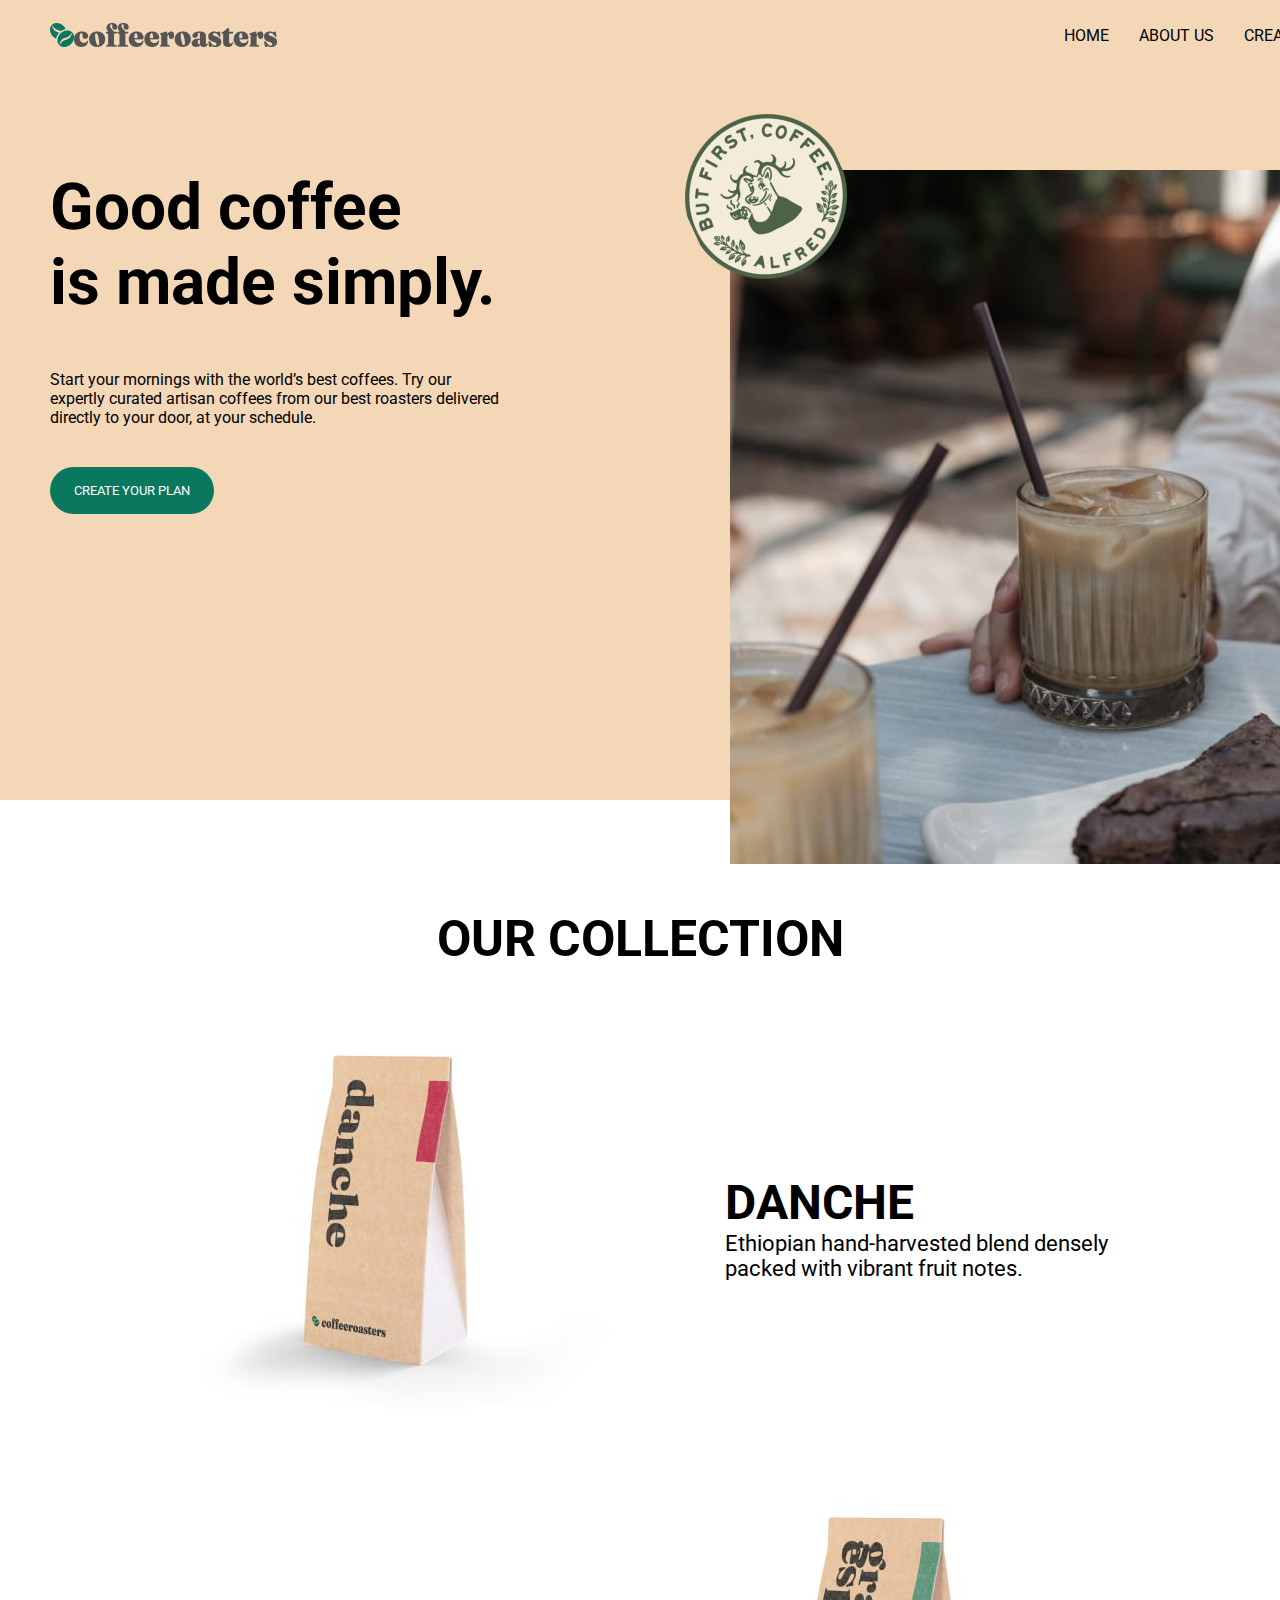
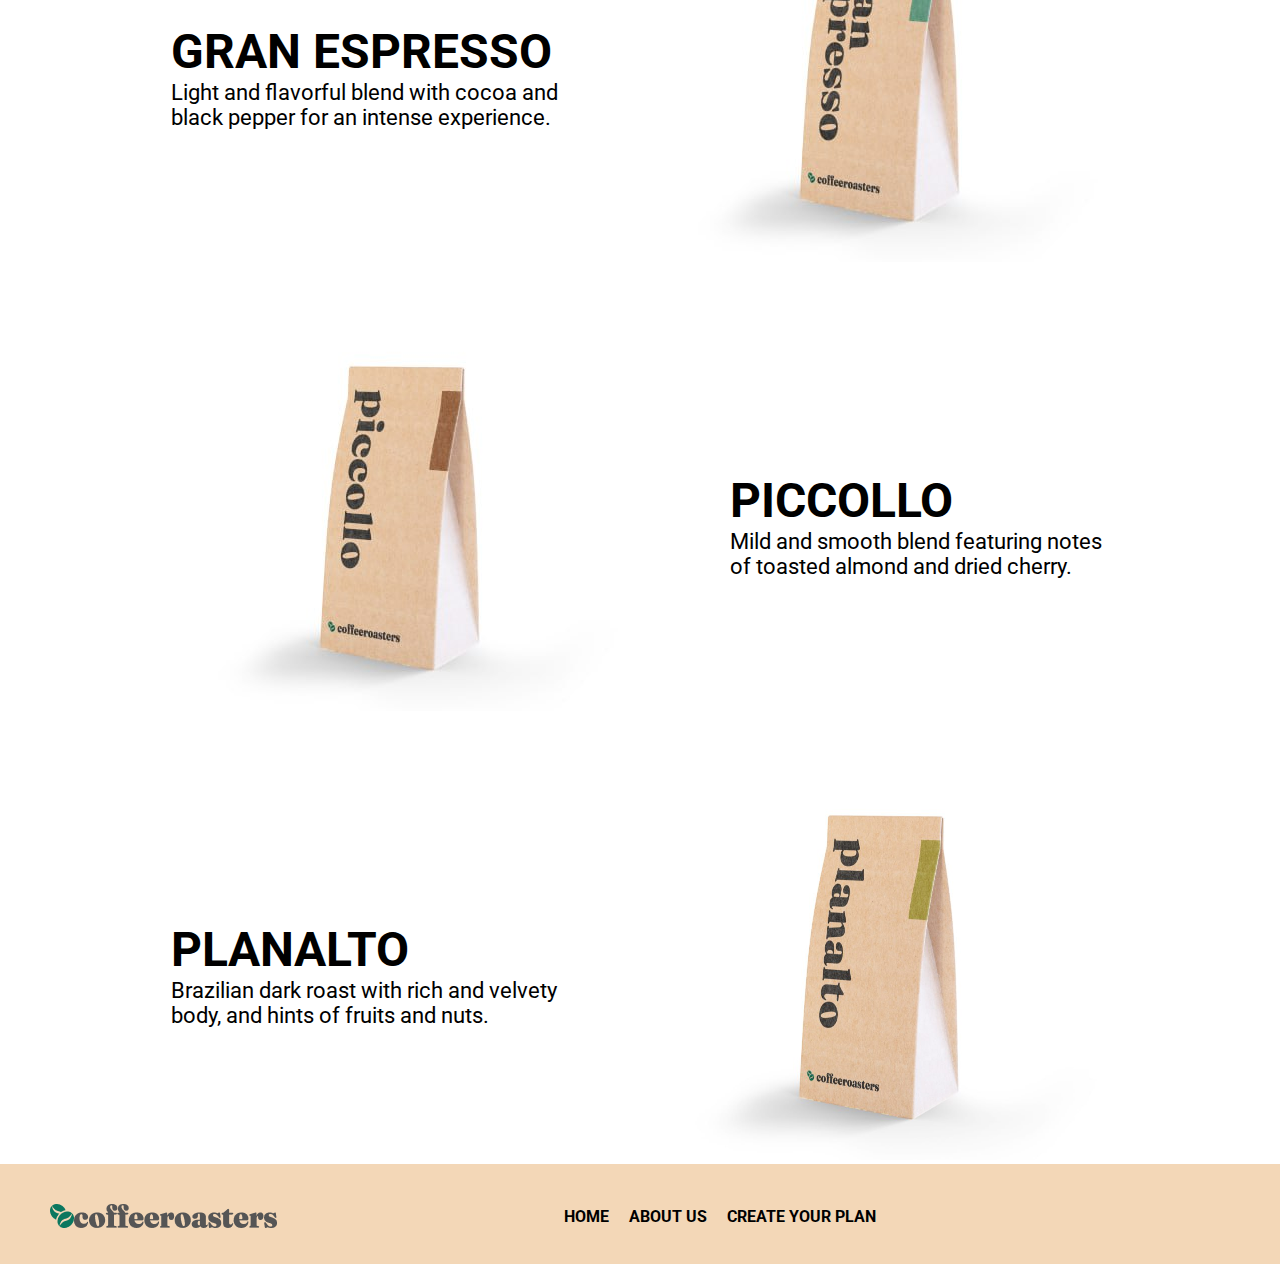
<file: index.html>
<!DOCTYPE html>
<html lang="en">
<head>
    <meta charset="UTF-8">
    <meta name="viewport" content="width=device-width, initial-scale=1.0">
    <title>Document</title>
    <link rel="stylesheet" href="style.css">
    <link rel="stylesheet" href="https://cdnjs.cloudflare.com/ajax/libs/font-awesome/6.6.0/css/all.min.css">
    <link rel="stylesheet" href="https://cdnjs.cloudflare.com/ajax/libs/font-awesome/6.6.0/css/all.min.css">
    <link rel="stylesheet" href="https://cdnjs.cloudflare.com/ajax/libs/font-awesome/6.6.0/css/all.min.css">
</head>
<body>
    <header class="header">
        <div class="container">
            <nav class="nav">
                <img src="Group 3614.png" alt="">

                <ul>
                    <li><a href="index.html">HOME</a></li>
                    <li><a href="about.html">ABOUT US</a></li>
                    <li>CREATE YOUR PLAN</li>
                </ul>
            </nav>

            <div class="header-content">
                <div class="text">
                    <h1>Good coffee <br>
                        is made simply.</h1>

                        <p>Start your mornings with the world’s best coffees. Try our <br> expertly curated artisan coffees from our best roasters delivered <br> directly to your door, at your schedule.</p>
                        <button>CREATE YOUR PLAN</button>
                </div>

                <div class="img">
                    <img src="2.jpg" class="amg">
                    <img src="1.png" alt="" class="icon">
                </div>
            </div>
        </div>
    </header>

    <section class="section">
        <h2>OUR COLLECTION</h2>
        <div class="card">
            <div class="cards">
                <div class="s-img">
                    <img src="3.jpg" alt="" class="kopi1">
                </div>

                <div class="s-text">
                    <h3>DANCHE</h3>
                    <p>Ethiopian hand-harvested blend densely <br> packed with vibrant fruit notes.</p>
                </div>
            </div> 
        </div>

        <div class="card">
            <div class="cards">
                <div class="s-text">
                    <h3>GRAN ESPRESSO</h3>
                    <p>Light and flavorful blend with cocoa and <br> black pepper for an intense experience.</p>
                </div>

                <div class="s-img">
                    <img src="photo_2024-09-09_18-12-23 (5).jpg" alt="" class="kopi2">
                </div>
            </div>
        </div>

        <div class="card">
            <div class="cards">
                <div class="s-img">
                    <img src="photo_2024-09-09_18-12-23 (3).jpg" alt="" class="kopi3">
                </div>

                <div class="s-text">
                    <h3>PICCOLLO</h3>
                    <p>Mild and smooth blend featuring notes <br> of toasted almond and dried cherry.</p>
                </div>
            </div>
        </div>

        <div class="card">
            <div class="cards">
                <div class="s-text">
                    <h3>PLANALTO</h3>
                    <p>Brazilian dark roast with rich and velvety <br> body, and hints of fruits and nuts.</p>
                </div>

                <div class="s-img">
                    <img src="photo_2024-09-09_18-12-23 (4).jpg" alt="" class="kopi4">
                </div>
            </div>
        </div>
    </section>

    <footer class="footer">
        <div class="foot"><div class="d-img"></div>
            <img src="Group 3614.png" alt="" class="f-img">
        </div>

        <ul>
            <li>HOME</li>
            <li>ABOUT US</li>
            <li>CREATE YOUR PLAN</li>
        </ul>

        <div class="d-icon">
            <i class="fa-brands fa-facebook"></i>
            <i class="fa-brands fa-twitter"></i>
            <i class="fa-brands fa-instagram"></i>
        </div></div>
    </footer>
</body>
</html>
</file>
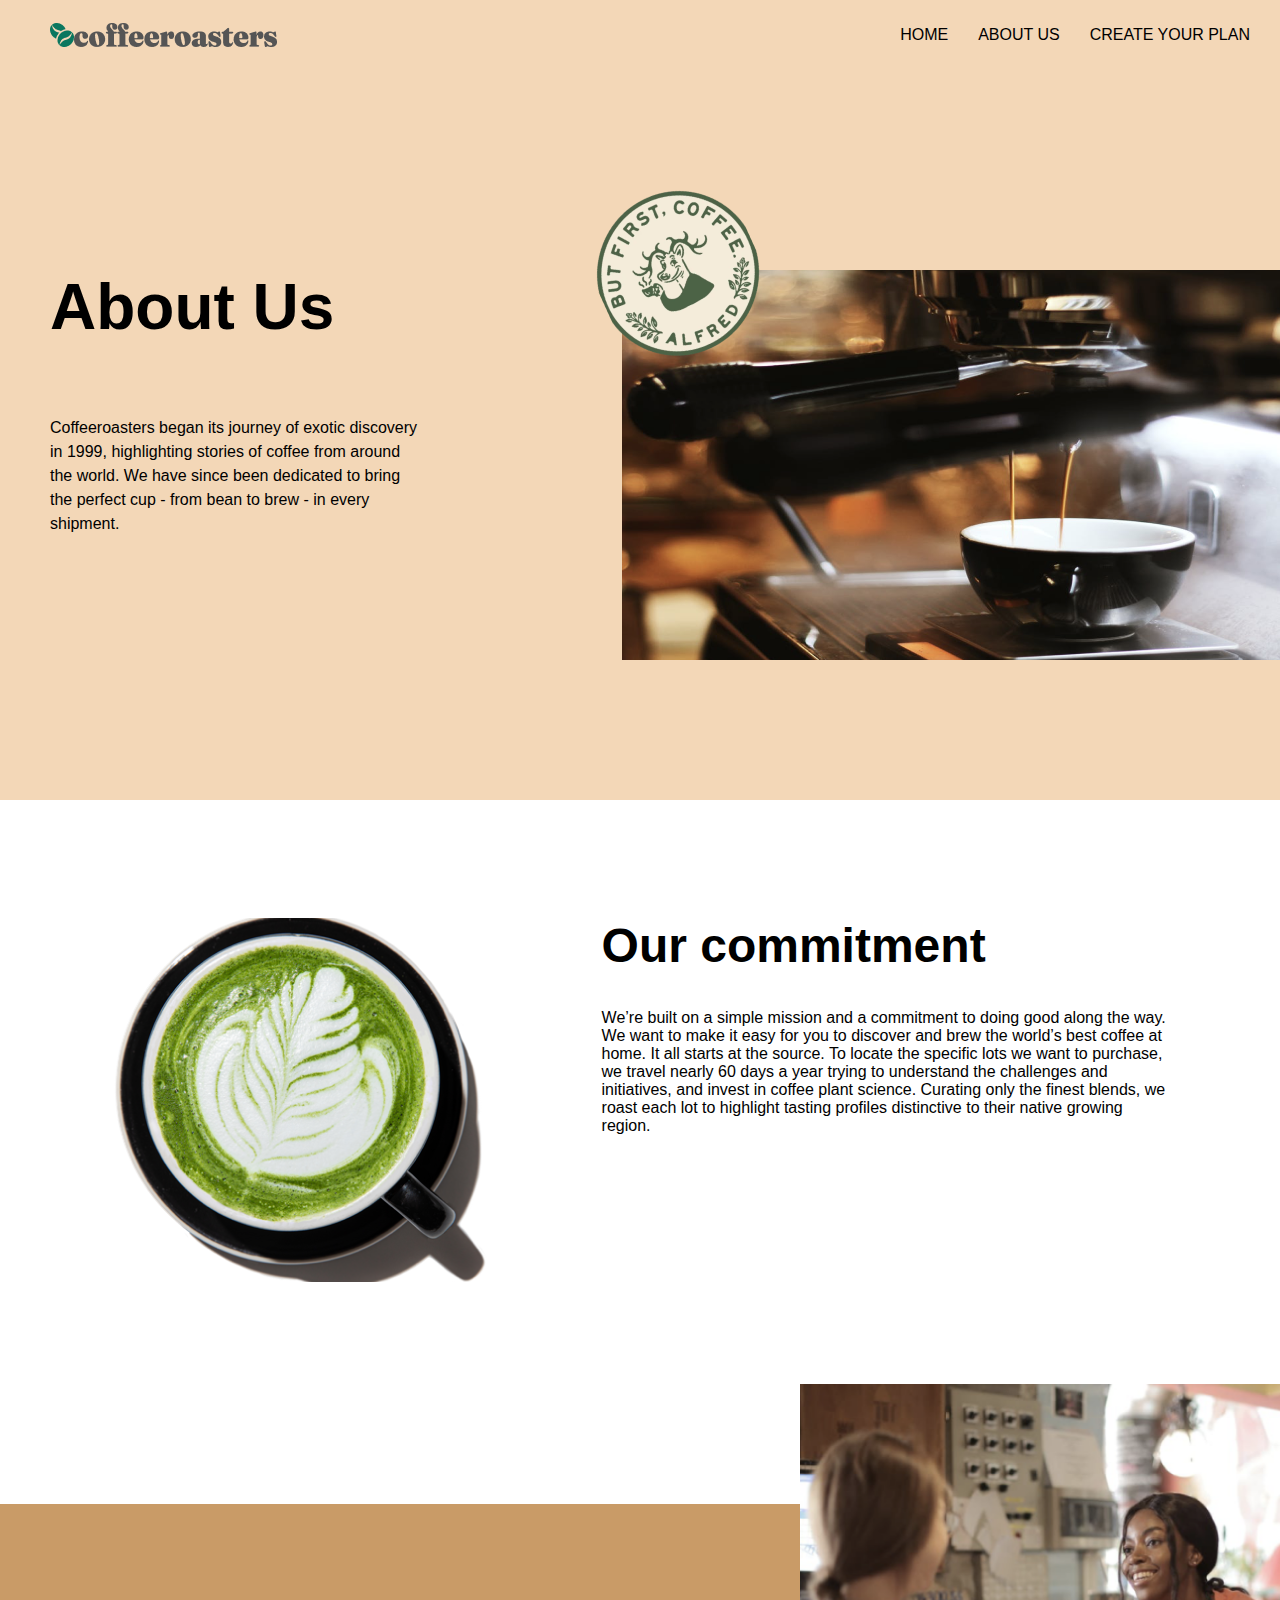
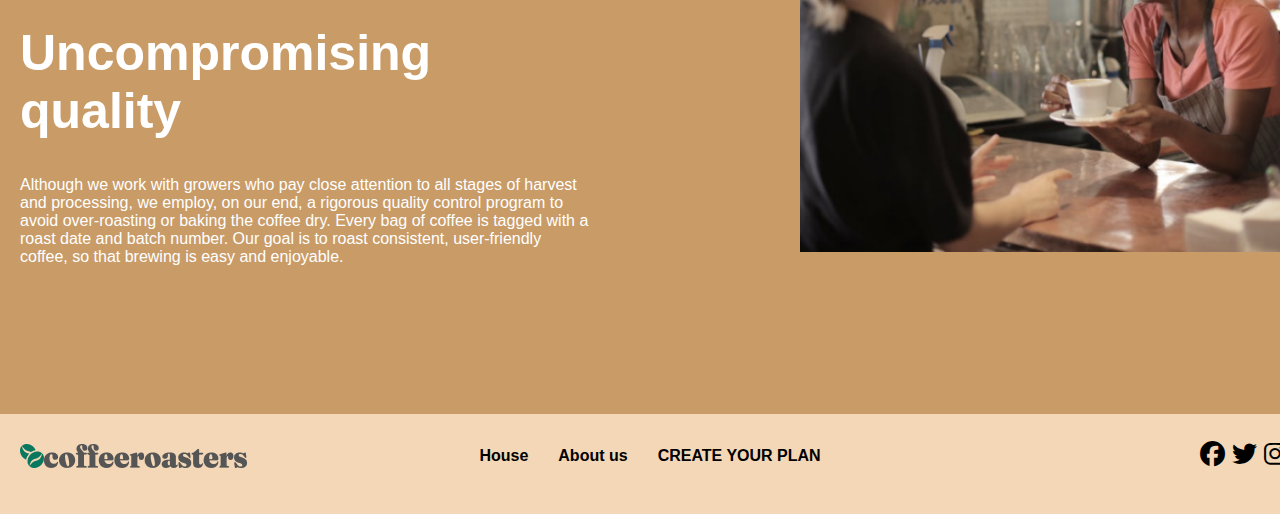
<file: about.html>
<!DOCTYPE html>
<html lang="en">
<head>
    <meta charset="UTF-8">
    <meta name="viewport" content="width=device-width, initial-scale=1.0">
    <title>Document</title>
    <link rel="stylesheet" href="about.css">
    <link rel="stylesheet" href="https://cdnjs.cloudflare.com/ajax/libs/font-awesome/6.6.0/css/all.min.css">
    <link rel="stylesheet" href="https://cdnjs.cloudflare.com/ajax/libs/font-awesome/6.6.0/css/all.min.css">
    <link rel="stylesheet" href="https://cdnjs.cloudflare.com/ajax/libs/font-awesome/6.6.0/css/all.min.css">
</head>
<body>
    <header class="header">
        <div class="container">
            <nav class="nav">
                <img src="Group 3614.png" alt="">

                <ul>
                    <li><a href="index.html">HOME</a></li>
                    <li><a href="about.html">ABOUT US</a></li>
                    <li><a href="">CREATE YOUR PLAN</a></li>
                </ul>
            </nav>

            <div class="header-content">
                <div class="text">
                    <h1>About Us</h1>
                    <br>
                    <br>
                    <br>
                    <br>
                    <p>Coffeeroasters began its journey of exotic discovery <br> in 1999, highlighting stories of coffee from around <br> the world. We have since been dedicated to bring <br> the perfect cup - from bean to brew - in every <br> shipment.</p>
                </div>

                <div class="img">
                    <img src="Rectangle 679.png" alt="" class="amg">
                    <img src="image 40.png" alt="" class="icon">
                </div>
            </div>
        </div>
    </header>

    <sectoin class="section">
    <div class="cards">
         <div class="img">
            <img src="11.png" alt="">
        </div>
        <div class="textt">
            <h2>Our commitment</h2>
            <br>
            <br>
            <p>We’re built on a simple mission and a commitment to doing good along the way. <br> We want to make it easy for you to discover and brew the world’s best coffee at <br> home. It all starts at the source. To locate the specific lots we want to purchase, <br> we travel nearly 60 days a year trying to understand the challenges and <br>  initiatives, and invest in coffee plant science. Curating only the finest blends, we <br> roast each lot to highlight tasting profiles distinctive to their native growing <br> region.</p>
        </div>
    </div>
       
    </sectoin>

    <div class="section-content">
        <div class="tex">
            <h1 class="h1">Uncompromising <br> quality</h1>
            <br>
            <br>
            <p style="color: #fff;">Although we work with growers who pay close attention  to all stages of harvest <br> and processing, we employ, on our end, a rigorous quality control program to <br> avoid  over-roasting or baking the coffee dry. Every bag of coffee is tagged with a <br> roast date and batch number. Our goal is to  roast consistent, user-friendly <br> coffee, so that brewing  is easy and enjoyable.</p>
        </div>

        <div class="cofee">
            <img src="Rectangle 681.png" alt="">
        </div>
    </div>

    <footer class="footer">
        <div class="d-img">
            <img src="Group 3614.png" alt="" class="f-img">
        </div>

        <ul>
            <li>House</li>
            <li>About us</li>
            <li>CREATE YOUR PLAN</li>
        </ul>

        <div class="d-icon">
            <i class="fa-brands fa-facebook"></i>
            <i class="fa-brands fa-twitter"></i>
            <i class="fa-brands fa-instagram"></i>
        </div>
    </footer>
</body>
</file>
<file: style.css>
@import url('https://fonts.googleapis.com/css2?family=Roboto:ital,wght@0,100;0,300;0,400;0,500;0,700;0,900;1,100;1,300;1,400;1,500;1,700;1,900&display=swap');
* {
    margin: 0;
    padding: 0;
    box-sizing: border-box;
    list-style: none;
    text-decoration: none;
    font-family: "Roboto", sans-serif;
}

.header {
    width: 1440px;
    height: 800px;
    background: rgba(243, 215, 183, 1);
    margin: 0 auto;
}
.nav ul li a{
    color: black;
}
.nav ul li a:hover{
    text-shadow: 1px 1px 2px black, 0 0 1em red;
}
.nav {
    display: flex;
    color: black;
    justify-content: space-between;
    align-items: center;
    margin: 0 50px;
    height: 70px;
}

.nav ul {
    display: flex;
    gap: 30px;
}


.header-content {
    display: flex;
    justify-content: space-between;
    margin-top: 100px;
}

.text h1 {
    font-size: 64px;
}

.text p {
    font-size: 16px;
    margin-top: 50px;
}

.text {
    margin-left: 50px;
}

.text button {
    margin-top: 40px;
    width: Hug (193px)px;
    height: Hug (51px)px;
    padding: 16px 24px 16px 24px;
    gap: 10px;
    border-radius: 100px;
    background-color: rgba(10, 119, 95, 1);
    border: none;
    color: #fff;
}


.amg {
    width: 710px;
    height: 694px;
    display: flex;
    justify-content: flex-end;
}

.icon {
    position: relative;
    right: 70px;
    bottom: 777px;
}

h2 {
    text-align: center;
    margin-top: 110px;
    font-size: 50px;
}

.s-text p {
    font-size: 22px;
}

.s-text h3 {
    font-size: 48px;
}

.cards {
    display: flex;
    justify-content: center;
    align-items: center;
    gap: 100px;
    margin-top: 70px;
}

.kopi4 {
    width: 451.25px;
    height: 375px;
}

.footer {
    width: 1440px;
    height: 100px;
    background: rgba(243, 215, 183, 1);
    margin: 0 auto;
}

.f-img {
    margin-top: 40px;
}

.footer ul {
    display: flex;
    justify-content: center;
    position: relative;
    bottom: 25px;
    gap: 20px;
    font-weight: 700;
}


.d-icon {
    margin-left: 1300px;
    font-size: 25px;
    position: relative;
    bottom: 50px;
    margin-right: 10px;
}
.foot{
    margin: 0 50px 0 50px;
}
</file>
<file: about.css>
* {
    margin: 0;
    padding: 0;
    box-sizing: border-box;
    list-style: none;
    text-decoration: none;
    font-family: "Roboto", sans-serif;
}

.header {
    width: 1300px;
    height: 800px;
    background: rgba(243, 215, 183, 1);
    margin: 0 auto;
}
.nav ul li a{
    color: black;
}
.nav ul li a:hover{
    text-shadow: 1px 1px 2px black, 0 0 1em red;
}
.nav {
    display: flex;
    color: black;
    justify-content: space-between;
    align-items: center;
    margin: 0 50px;
    height: 70px;
}

.nav ul {
    display: flex;
    gap: 30px;
}
.text p{
    width: 372px;
height: 85.37px;
font-size: 16px;
font-weight: 400;
line-height: 24px;
text-align: left;
}
h1 {
    font-size: 64px;
    color: black;
}

.header-content {
    display: flex;
    justify-content: space-between;
    margin: 200px 50px 0 50px;
}

.icon {
    position: relative;
    bottom: 500px;
    left: 150px;
}

.amg {
    margin-left: 200px;
}

h2 {
    color: black;
    font-size: 48px;
}

.section {
 width: 1440px;
    margin:  200px 100px 0 50px;
}
.cards{
    display: flex;
    justify-content: space-evenly;
    margin: 100px auto;
}
.section-content {
    width: 1300px;
    height: 510px;
    background: rgba(201, 155, 103, 1);
    margin-top: 100px;
    margin: 100px auto 0 auto;
    display: flex;
    justify-content: space-between;
    padding: 0 20px;
}

.h1 {
    font-size: 50px;
    color: #fff;
}

.cofee img {
    width: 480px;
    position: relative;
    bottom: 120px;
}

.tex {
    margin-top: 120px;
}

.footer {
    width: 1300px;
    height: 100px;
    background: rgba(243, 215, 183, 1);
    margin: 0 auto;
}

.f-img {
    margin-top: 30px;
    margin-left: 20px;
}

.footer ul {
    display: flex;
    justify-content: center;
    position: relative;
    bottom: 25px;
    gap: 30px;
    font-weight: 700;
}


.d-icon {
    margin-left: 1200px;
    font-size: 25px;
    position: relative;
    bottom: 50px;
    margin-right: 10px;
}
</file>
